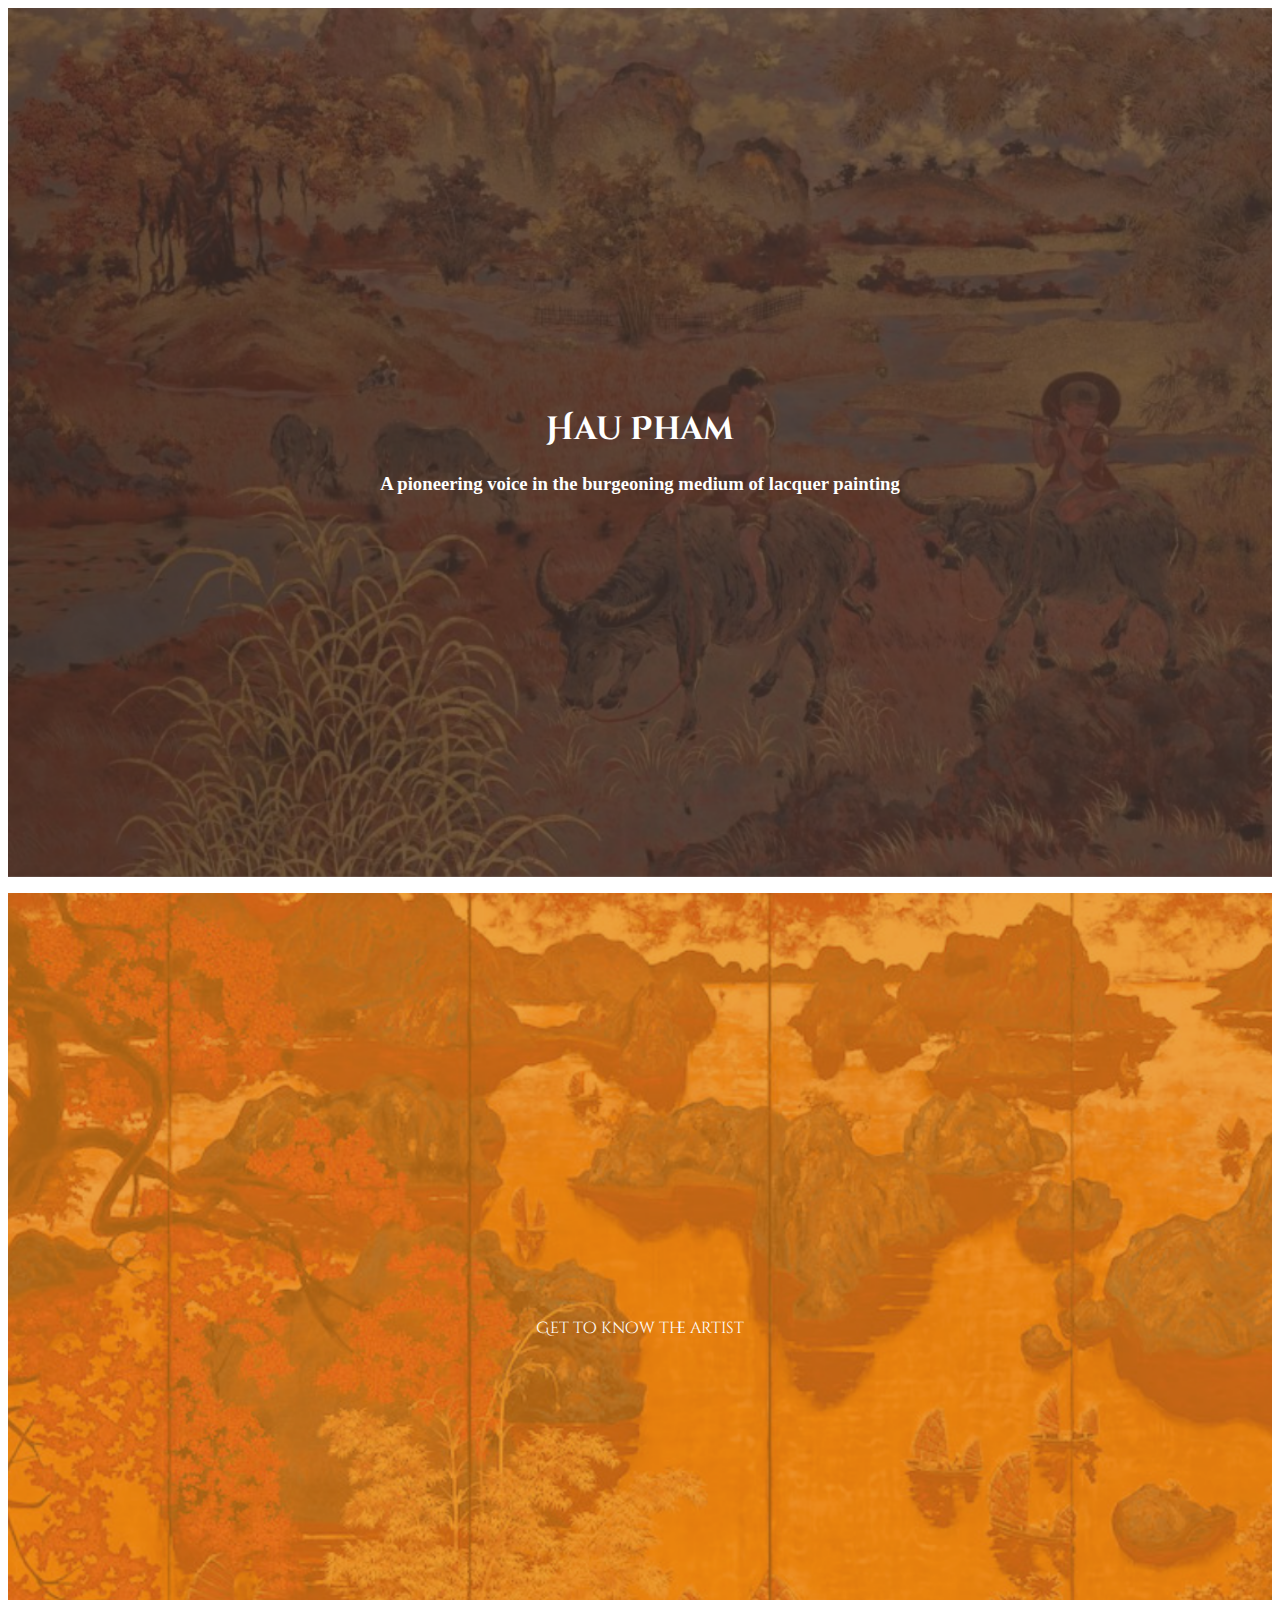
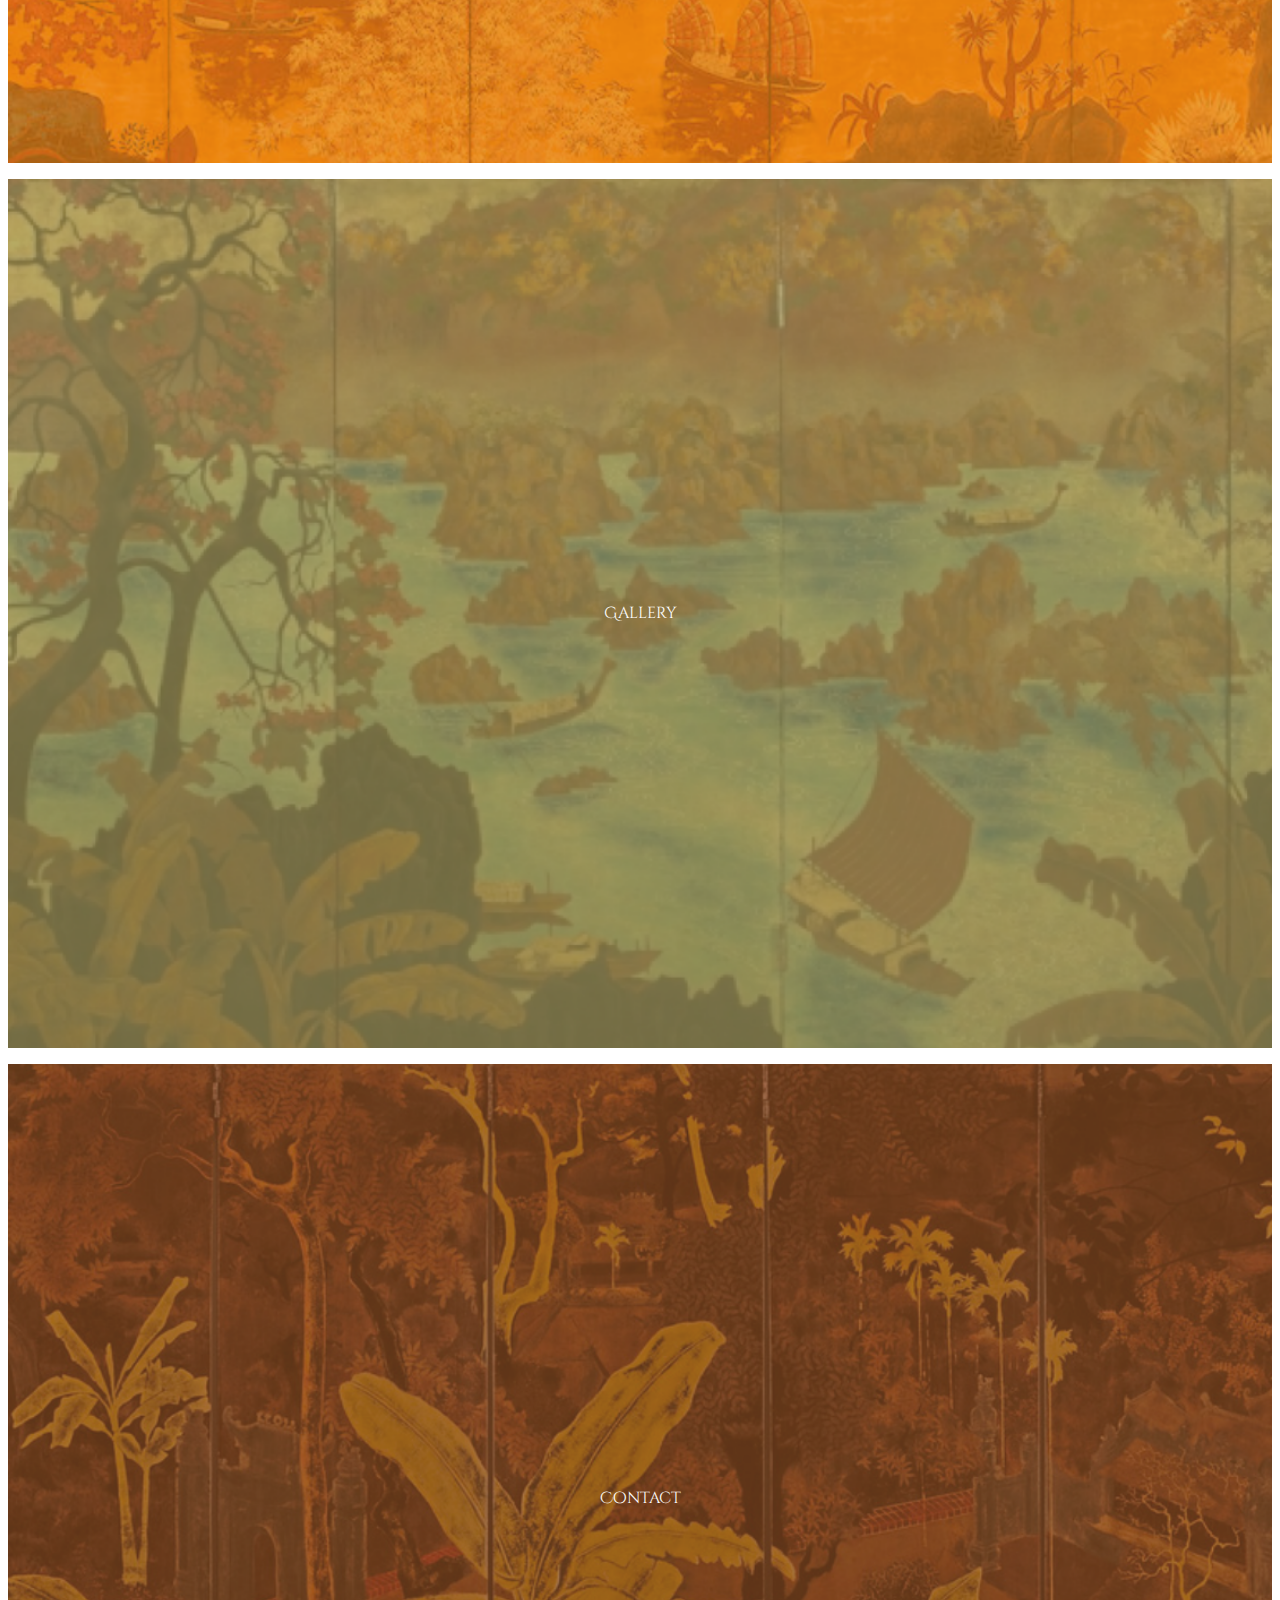
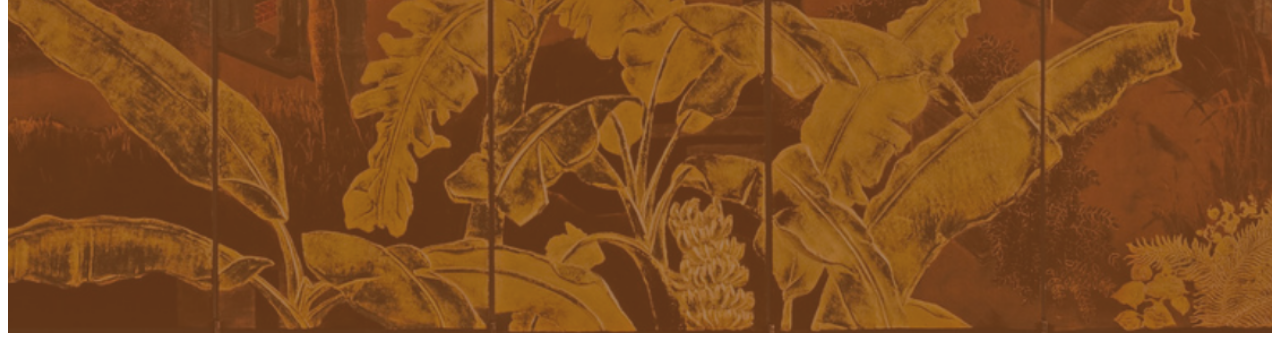
<file: index.html>
<!doctype html>
<html lang="en">

<head>
    <title>Hau Pham</title>
    <meta charset="utf-8">
    <meta name="viewport" content="width=device-width, initial-scale=1">

    <!-- Bootstrap CSS -->
    <link href="https://cdn.jsdelivr.net/npm/bootstrap@5.1.3/dist/css/bootstrap.min.css" rel="stylesheet"
        integrity="sha384-1BmE4kWBq78iYhFldvKuhfTAU6auU8tT94WrHftjDbrCEXSU1oBoqyl2QvZ6jIW3" crossorigin="anonymous">




    <link rel="stylesheet" href="style.css">
    <link href="https://fonts.googleapis.com/css2?family=Cinzel+Decorative&display=swap" rel="stylesheet">



</head>

<body>
    <div class="container-1">
        <div class="inner-container">
            <h1><a href="index.html">Hau Pham</a></h1>
            <h3 style="font-family: 'Italiana', serif;">A pioneering voice in the burgeoning medium of lacquer
                painting</h3>
        </div>

    </div>

    <div class="container-2">
        <div class="inner-container2">
            <p class="h2"><a href="artist.html">Get to know the artist</a> </p>

        </div>
    </div>
    <div class="container-3">
        <div class="inner-container3">
            <p class="h2"><a href="Gallery.html">Gallery</a> </p>
        </div>
    </div>
    <div class="container-4">
        <div class="inner-container3">
            <p class="h2"><a href="contact.html">Contact</a> </p>
        </div>

    </div>
    <style>
        .inner-container {
            max-width: 75vw;
            position: absolute;
            top: 50%;
            left: 50%;
            transform: translate(-50%, -50%);
        }

        .inner-container2 {
            max-width: 75vw;
            position: relative;
            top: 50%;
            left: 50%;
            transform: translate(-50%, -50%);
        }

        .inner-container3 {
            max-width: 75vw;
            position: relative;
            top: 50%;
            left: 50%;
            transform: translate(-50%, -50%);
        }

        .inner-container4 {
            max-width: 75vw;
            position: relative;
            top: 50%;
            left: 50%;
            transform: translate(-50%, -50%);
        }
    </style>
    <script src="https://cdn.jsdelivr.net/npm/bootstrap@5.1.3/dist/js/bootstrap.bundle.min.js"
        integrity="sha384-ka7Sk0Gln4gmtz2MlQnikT1wXgYsOg+OMhuP+IlRH9sENBO0LRn5q+8nbTov4+1p"
        crossorigin="anonymous"></script>



</body>

</html>
</file>
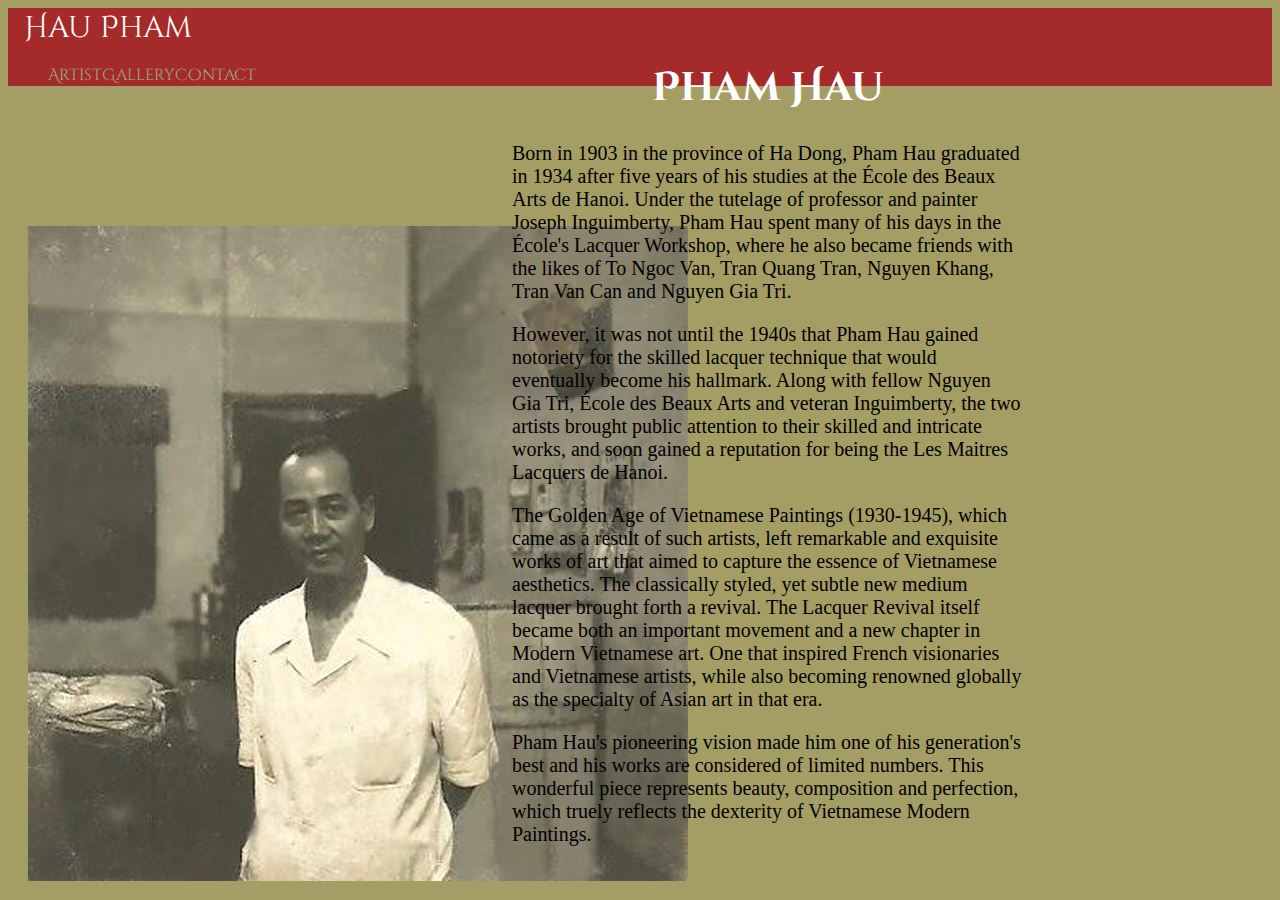
<file: artist.html>
<!doctype html>
<html lang="en">

<head>

  <!-- Required meta tags -->
  <meta charset="utf-8">
  <meta name="viewport" content="width=device-width, initial-scale=1">

  <!-- Bootstrap CSS -->
  <link href="https://cdn.jsdelivr.net/npm/bootstrap@5.1.3/dist/css/bootstrap.min.css" rel="stylesheet"
    integrity="sha384-1BmE4kWBq78iYhFldvKuhfTAU6auU8tT94WrHftjDbrCEXSU1oBoqyl2QvZ6jIW3" crossorigin="anonymous">
  <title>Artist</title>
  <link rel="stylesheet" href="style.css">
  <link href="https://fonts.googleapis.com/css2?family=Cinzel+Decorative&display=swap" rel="stylesheet">
</head>

<body style="background-color:#A49E65;">
  <script src="https://cdn.jsdelivr.net/npm/bootstrap@5.1.3/dist/js/bootstrap.bundle.min.js"
    integrity="sha384-ka7Sk0Gln4gmtz2MlQnikT1wXgYsOg+OMhuP+IlRH9sENBO0LRn5q+8nbTov4+1p"
    crossorigin="anonymous"></script>
  <nav class="navbar navbar-expand-lg navbar-light" style="background-color: brown;">
    <a href="index.html" class="nav-brand" style="font-size: 30px;">Hau Pham</a>
    <div class="collapse navbar-collapse">
      <ul class="navbar-nav ml-auto">
        <li class="nav-item">

          <a style="color: #93AF88;" class="nav-link" href="artist.html">Artist</a>
          <a style="color: #93AF88;" class="nav-link" href="Gallery.html">Gallery</a>
          <a style="color: #93AF88;" class="nav-link" href="contact.html">Contact</a>
        </li>
      </ul>
    </div>
    </div>

  </nav>
  <div class="portrait">
    <image src="portrait.jpeg"></image>
    <div class="bio">
      <h1>Pham Hau</h1>
      <p>Born in 1903 in the province of Ha Dong, Pham Hau graduated in 1934 after five years of his studies at the
        École des Beaux Arts de Hanoi. Under the tutelage of professor and painter Joseph Inguimberty, Pham Hau spent
        many of his days in the École's Lacquer Workshop, where he also became friends with the likes of To Ngoc Van,
        Tran Quang Tran, Nguyen Khang, Tran Van Can and Nguyen Gia Tri.
      </p>
      <p>
        However, it was not until the 1940s that Pham Hau gained notoriety for the skilled lacquer technique that would
        eventually become his hallmark. Along with fellow Nguyen Gia Tri, École des Beaux Arts and veteran Inguimberty,
        the two artists brought public attention to their skilled and intricate works, and soon gained a reputation for
        being the Les Maitres Lacquers de Hanoi.

      </p>
      <p>
        The Golden Age of Vietnamese Paintings (1930-1945), which came as a result of such artists, left remarkable and
        exquisite works of art that aimed to capture the essence of Vietnamese aesthetics. The classically styled, yet
        subtle new medium lacquer brought forth a revival. The Lacquer Revival itself became both an important movement
        and a new chapter in Modern Vietnamese art. One that inspired French visionaries and Vietnamese artists, while
        also becoming renowned globally as the specialty of Asian art in that era.

      </p>
      <p>
        Pham Hau's pioneering vision made him one of his generation's best and his works are considered of limited
        numbers. This wonderful piece represents beauty, composition and perfection, which truely reflects the dexterity
        of Vietnamese Modern Paintings.
      </p>

    </div>
  </div>
</body>

</html>
</file>
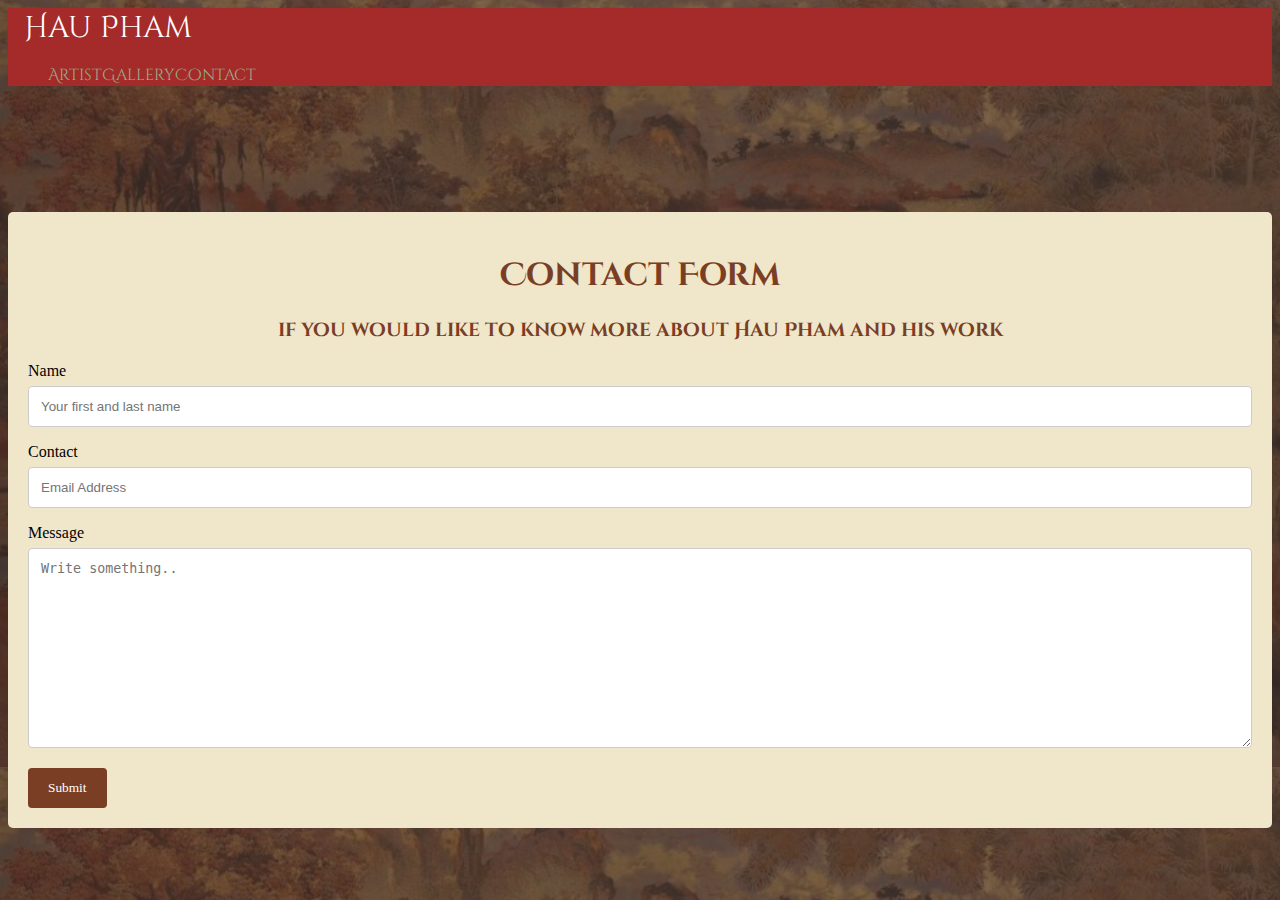
<file: contact.html>
<!doctype html>
<html lang="en">

<head>
  <title>Contact</title>
  <meta charset="utf-8">
  <meta name="viewport" content="width=device-width, initial-scale=1">

  <!-- Bootstrap CSS -->
  <link href="https://cdn.jsdelivr.net/npm/bootstrap@5.1.3/dist/css/bootstrap.min.css" rel="stylesheet"
    integrity="sha384-1BmE4kWBq78iYhFldvKuhfTAU6auU8tT94WrHftjDbrCEXSU1oBoqyl2QvZ6jIW3" crossorigin="anonymous">
  <link href="https://fonts.googleapis.com/css2?family=Cinzel+Decorative&display=swap" rel="stylesheet">
</head>

<body style="background-image: url(bg1.png);">
  <nav class="navbar navbar-expand-lg navbar-light" style="background-color: brown;">
    <a href="index.html" class="nav-brand" style="font-size: 30px;">Hau Pham</a>
    <div class="collapse navbar-collapse">
      <ul class="navbar-nav ">
        <li class="nav-item">

          <a style="color: #93AF88;" class="nav-link" href="artist.html">Artist</a>
          <a style="color: #93AF88;" class="nav-link" href="Gallery.html">Gallery</a>
          <a style="color: #93AF88;" class="nav-link" href="contact.html">Contact</a>
        </li>
      </ul>
    </div>

  </nav>



  <div class="container">
    <h1 style=color:#7A3E25>Contact Form</h1>
    <h3 style="font-family: 'Cinzel Decorative', cursive; color:#7A3E25">if you would like to know more about Hau Pham
      and his work</h3>

    <form action="action_page.php">

      <label for="fname" style="font-family: 'Italiana', serif;">Name</label>
      <input type="text" id="fname" name="firstname" placeholder="Your first and last name">

      <label for="lname" style="font-family: 'Italiana', serif;">Contact</label>
      <input type="text" id="lname" name="lastname" placeholder="Email Address">

      <label for="subject" style="font-family: 'Italiana', serif;">Message</label>
      <textarea id="subject" name="subject" placeholder="Write something.." style="height:200px"></textarea>

      <input style="font-family: 'Italiana', serif;" type="submit" value="Submit">

    </form>

    <link rel="stylesheet" href="style.css">
</file>
<file: style.css>
/* Index page style */
.container-1 {
  height: 23cm;
  background-image: url(bg1.png);
  background-size: cover;

}

h1 {
  font-family: 'Cinzel Decorative', cursive;
  color: white;
  text-align: center;


}

h3 {
  color: white;
  text-align: center;


}

a {

  font-family: 'Cinzel Decorative', cursive;
  color: white;
  text-decoration: none;

}

.container-2 {
  height: 23cm;
  background-image: url(bg2.png);
  background-size: cover;
  text-align: center;
}

.container-3 {
  height: 23cm;
  background-image: url(bg3.png);
  background-size: cover;
  text-align: center;
}

.container-4 {
  height: 23cm;
  background-image: url(bg4.png);
  background-size: cover;
  text-align: center;
}


/* Contact page style */

input[type=text],
select,
textarea {
  width: 100%;
  padding: 12px;
  border: 1px solid #ccc;
  border-radius: 4px;
  box-sizing: border-box;
  margin-top: 6px;
  margin-bottom: 16px;
  resize: vertical
}


input[type=submit] {
  background-color: #7A3E25;
  color: white;
  padding: 12px 20px;
  border: none;
  border-radius: 4px;
  cursor: pointer;
}


input[type=submit]:hover {
  background-color: #45a049;
}



/* Artistt page style */

.bio {
  font-family: 'Italiana', serif;
  position: absolute;
  top: 50%;
  left: 60%;
  transform: translate(-50%, -50%);
}

.container {
  margin-top: 10%;
  border-radius: 5px;
  background-color: #F0E6C9;
  padding: 20px;
}

.pic {
  margin-left: 11%;
  margin-top: 15px;
}

.bio {
  font-size: 20px;
}

.portrait {
  padding-left: 20px;
  margin-top: 140px;
}


/* Navbar style */
.nav-item {
  display: flex;
}

.nav-brand {
  margin: 1rem;

}

/* Gallery page style */

img {
  max-width: 100%;
  height: auto;
}

.thumbnails a {
  width: 50%;
  margin-left: 25px;
}

#sidetext {
  position: fixed;
  left: 55%;
  margin-top: 50px;
  padding-right: 30px;
  font-size: 22px;

}
</file>
